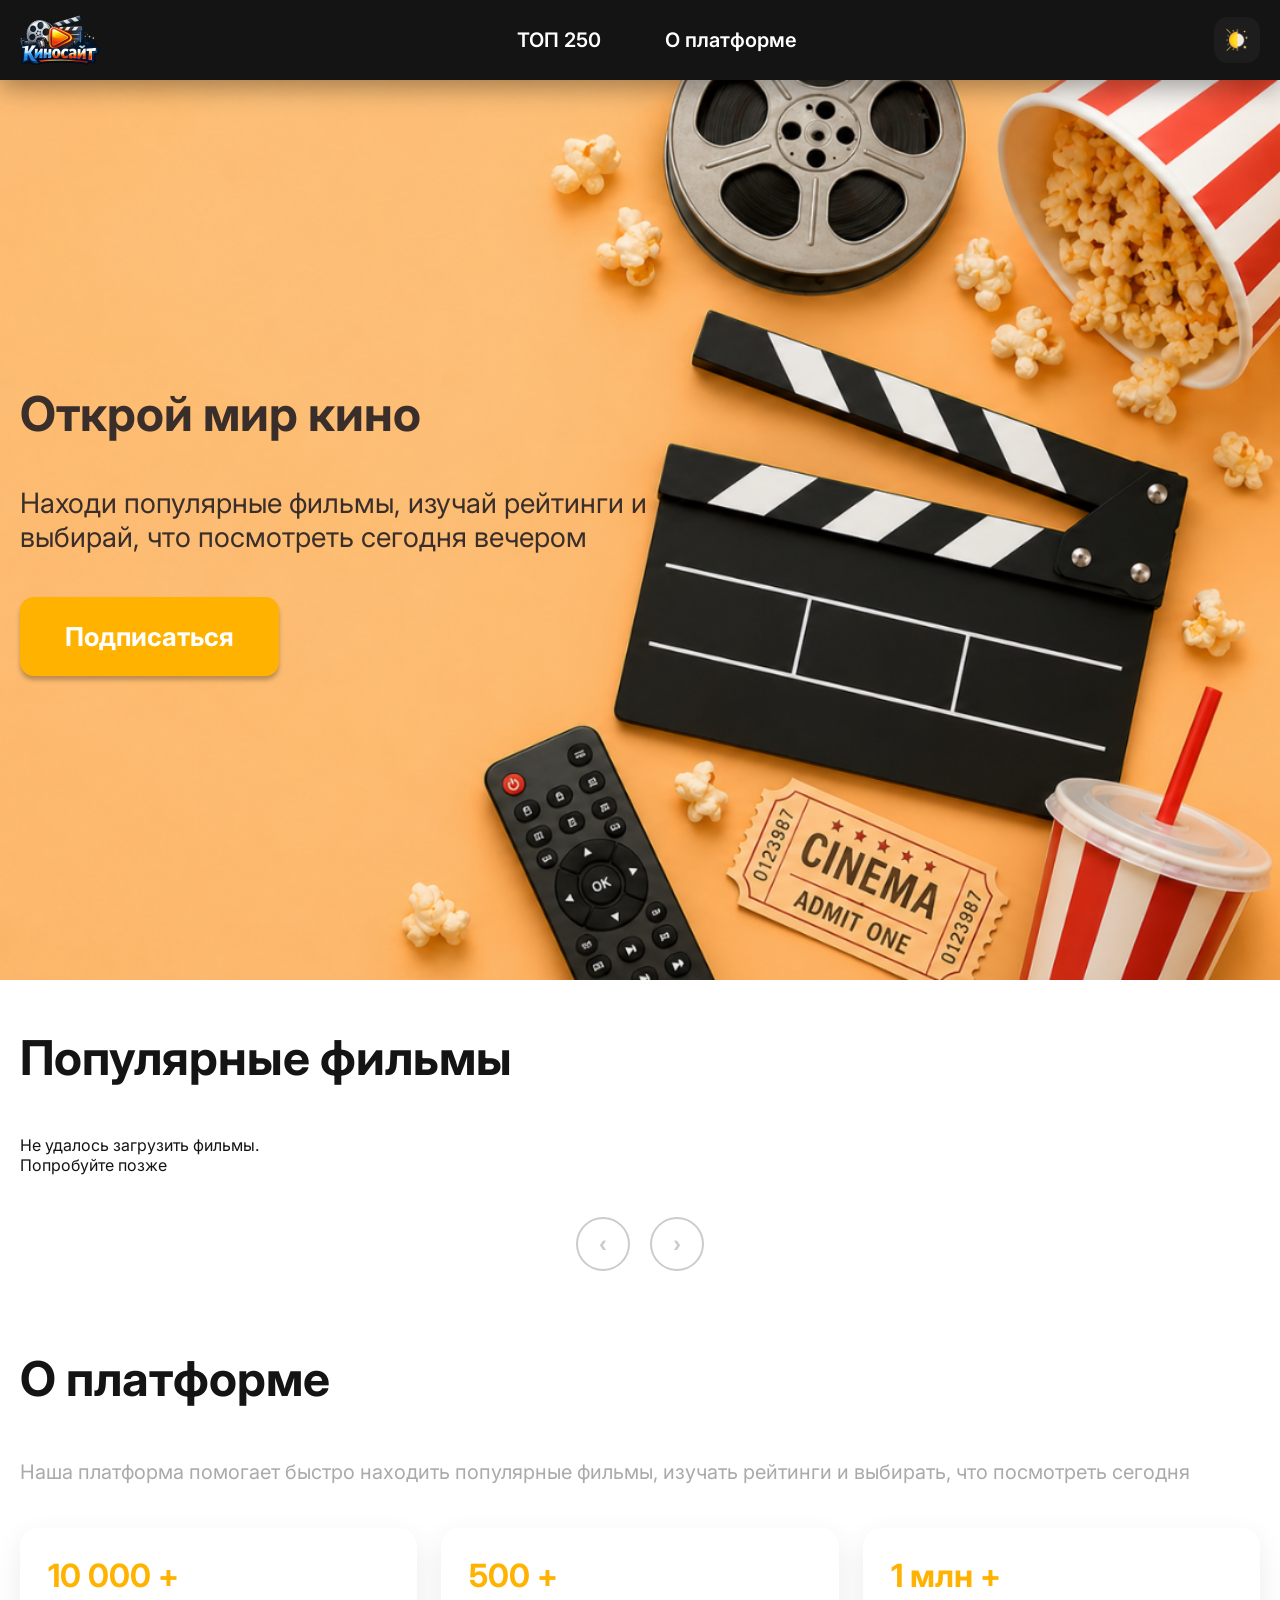
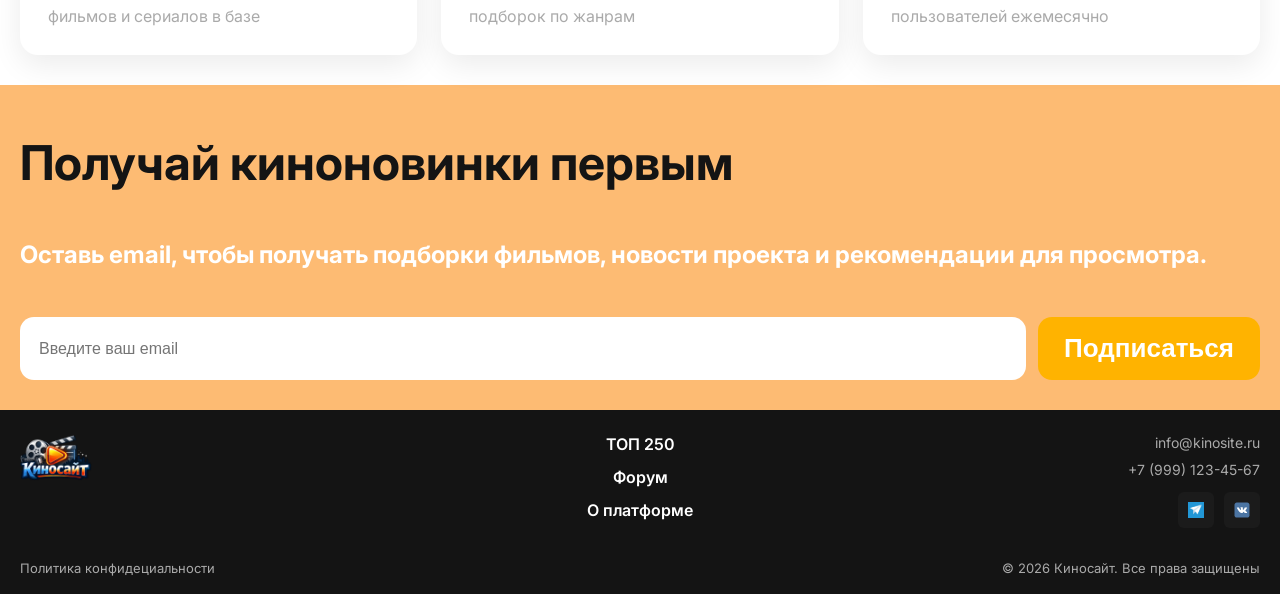
<file: index.html>
<!DOCTYPE html>
<html lang="ru">

<head>
    <meta charset="UTF-8">
    <meta name="viewport" content="width=device-width, initial-scale=1.0">
    <title>Киносайт</title>
    <meta name="description" content="Киносайт - платформа для поиска популярных фильмов, рейтингов и рекомендации для просмотра">
    <meta name="keywords" content="кино, фильмы, топ 250, рейтинги">

    <meta property="og:title" content="Киносайт - популярные фильмы и рейтинги">
    <meta property="og:description" content="Находи популярные фильмы и выбирай кино для просмотра">
    <meta property="og:image" content="https://evelinastepanova.github.io/kinosite/assets/images/og-image.png">
    <meta property="og:type" content="website">
    <meta property="og:url" content="https://evelinastepanova.github.io/kinosite/">

    <link rel="manifest" href="manifest.json">
    <meta name="theme-color" content="#FFB300">


    <link rel="stylesheet" href="css/reset.css">
    <link rel="stylesheet" href="css/fonts.css">
    <link rel="stylesheet" href="css/style.css">
    <link rel="stylesheet" href="css/theme.css">
</head>

<body>
    <!-- Шапка сайта -->
    <header class="header" itemscope itemtype="https://schema.org/WPHeader">
        <div class="container header_container">
            <a class="header_logo" href="#">
                <img src="assets/images/logo.png" alt="Логотип сайта Киносайт" itemprop="logo">
            </a>
            <nav class="header_nav" itemscope itemtype="https://schema.org/SiteNavigationElement">
                <ul class="header_menu">
                    <li class="header_item" itemprop="name">
                        <a class="header_item-link" href="top250.html" itemprop="url">ТОП 250</a>
                    </li>
                    <li class="header_item" itemprop="name">
                        <a class="header_item-link" href="#about" itemprop="url">О платформе</a>
                    </li>
                </ul>
            </nav>
            <div class="header_actions">
                <button class="header_theme" aria-label="Переключить тему" type="button">
                    <img src="assets/images/tema.png" alt="Иконка темы">
                </button>

                <button class="header_burger" type="button">
                    <span class="header_burger-line"></span>
                    <span class="header_burger-line"></span>
                    <span class="header_burger-line"></span>
                </button>
            </div>
            <!-- Мобильное меню -->
            <nav class="header_mobile-menu">
                <ul class="header_mobile-list">
                    <li><a href="top250.html">ТОП 250</a></li>
                    <li><a href="#about">О платформе</a></li>
                </ul>
            </nav>
        </div>
    </header>
    <main class="main">
        <!-- Hero-блок -->
        <section class="hero">
            <div class="container hero_container">
                <div class="hero_content">
                    <h1 class="hero_title">Открой мир кино</h1>
                    <p class="hero_subtitle">Находи популярные фильмы, изучай рейтинги и выбирай, что посмотреть сегодня вечером</p>
                    <a class="hero_cta" href="#subcribe">Подписаться</a>
                </div>
            </div>
        </section>
        <!-- Блок с фильмами -->
        <section class="movies section">
            <div class="container movies_container">
                <h2 class="title movies_title">Популярные фильмы</h2>
                <div class="movies_list">
                    <!-- С помощью JS -->
                    <article class="movie_card">
                        <img class="movie_card-poster" src="" alt="Постер фильма">
                        <div class="movie_card-content">
                            <h3 class="movie_card-title">Название фильма</h3>
                            <div class="movie_card-bottom">
                                <span class="movie_card-year">2026</span>
                                <span class="movie_card-rating">8.2</span>
                            </div>
                        </div>
                    </article>
                </div>
                <!-- Пагинация -->
                 <div class="movies_pagination">
                    <button class="movies_pagination-button movies_pagination-prev"> 
                        &#8249;
                    </button>
                    <button class="movies_pagination-button movies_pagination-next">
                        &#8250;
                    </button>
                 </div>
            </div>
        </section>
        <!-- Блок о платформе -->
        <section class="about section" id="about">
            <div class="container about_container">
                <h2 class="title about_title">О платформе</h2>
                <p class="about_description">Наша платформа помогает быстро находить популярные фильмы, изучать рейтинги и выбирать, что посмотреть сегодня</p>
                <div class="about_stats">
                    <div class="about_stat">
                        <span class="about_stat-number">10 000 +</span>
                        <span class="about_stat-text">фильмов и сериалов в базе</span>
                    </div>
                    <div class="about_stat">
                        <span class="about_stat-number">500 +</span>
                        <span class="about_stat-text">подборок по жанрам</span>
                    </div>
                    <div class="about_stat">
                        <span class="about_stat-number">1 млн +</span>
                        <span class="about_stat-text">пользователей ежемесячно</span>
                    </div>
                </div>
            </div>
        </section>
        <!-- Блок подписки -->
        <section class="subcribe section" id="subcribe">
            <div class="container subcribe_container">
                <h2 class="title subcribe_title">Получай киноновинки первым</h2>
                <p class="subcribe_description">Оставь email, чтобы получать подборки фильмов, новости проекта и рекомендации для просмотра.</p>
                <form class="subcribe_form">
                    <label class="visuall-hidden" for="email">Email</label>
                    <input id="email" class="subcribe_form-email" type="email" name="email" placeholder="Введите ваш email" aria-label="Введите ваш email" required>
                    <button class="subcribe_form-button" type="submit">Подписаться</button>
                </form>
            </div>
        </section>
    </main>
    <footer class="footer" itemscope itemtype="https://schema.org/WPFooter">
        <div class="footer_top">
            <div class="container footer_top-container">
                <div class="footer_left">
                    <a class="footer_logo" href="#">
                        <img src="assets/images/logo.png" alt="Логотип сайта Киносайт">
                    </a>
                </div>
                <div class="footer_center">
                    <nav class="footer_nav">
                        <ul class="footer_menu">
                            <li class="footer_item" itemprop="name">
                                <a class="footer_link" href="top250.html" itemprop="url">ТОП 250</a>
                            </li>
                            <li class="footer_item" itemprop="name">
                                <a class="footer_link" href="#" itemprop="url">Форум</a>
                            </li>
                            <li class="footer_item" itemprop="name">
                                <a class="footer_link" href="#about" itemprop="url">О платформе</a>
                            </li>
                        </ul>
                    </nav>
                </div>
                <div class="footer_right">
                    <a class="footer_contact" href="mailto:info@kinosite.ru">info@kinosite.ru</a>
                    <a class="footer_contact" href="tel:+79991234567">+7 (999) 123-45-67</a>
                    <div class="footer_social">
                        <a class="footer_social-link" href="#">
                            <img src="assets/icons/tg.jpg" alt="Telegram">
                        </a>
                        <a class="footer_social-link" href="#">
                            <img src="assets/icons/VK.com-logo.svg" alt="VK">
                        </a>
                    </div>
                </div>
            </div>
        </div>
        <div class="footer_bottom">
            <div class="container footer_bottom_container">
                <a class="footer_policy-link" href="#">Политика конфидециальности</a>
                <div class="footer_copy">
                    © 2026 Киносайт. Все права защищены
                </div>
            </div>
        </div>
    </footer>
    <script src="js/script.js"></script>
    <script src="js/theme.js"></script>
</body>

</html>
</file>
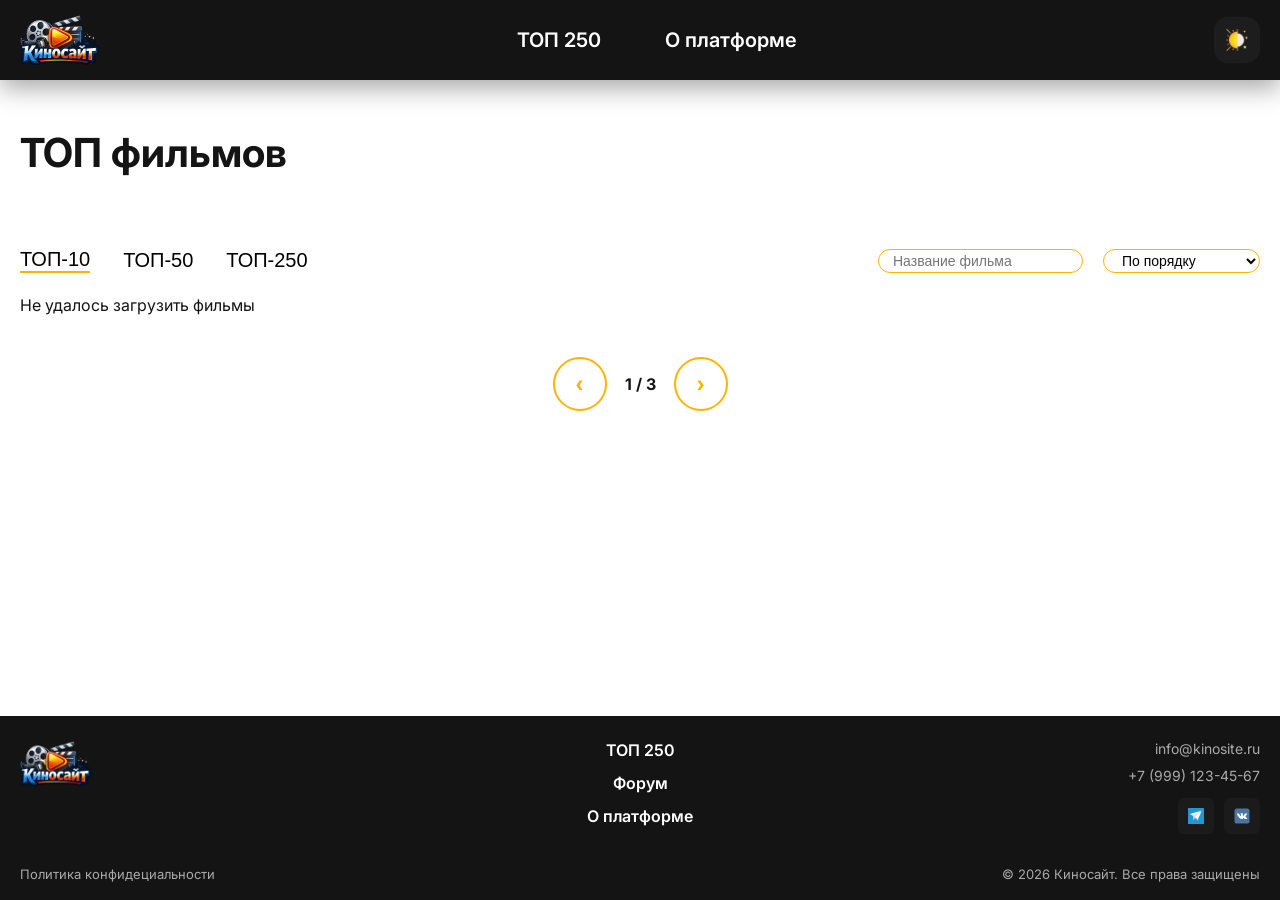
<file: top250.html>
<!DOCTYPE html>
<html lang="ru">
<head>
    <meta charset="UTF-8">
    <meta name="viewport" content="width=device-width, initial-scale=1.0">
    <title>ТОП фильмов - Киносайт</title>

    <meta name="description" content="Список лучших фильмов из ТОП с рейтингами и постерами">
    <meta name="keywords" content="кино, лучшие фильмы, топ 250, рейтинги, Кинопоиск">

    <meta property="og:title" content="ТОП-250 фильмов - Киносайт">
    <meta property="og:description" content="Изучи лучшие фильмы из ТОП-250">

    <meta property="og:image" content="https://evelinastepanova.github.io/kinosite/assets/images/og-image.png">
    <meta property="og:type" content="website">
    <meta property="og:url" content="https://evelinastepanova.github.io/kinosite/top250.html">

    <link rel="manifest" href="manifest.json">
    <meta name="theme-color" content="#FFB300">

    <link rel="stylesheet" href="css/reset.css">
    <link rel="stylesheet" href="css/fonts.css">
    <link rel="stylesheet" href="css/style.css">
    <link rel="stylesheet" href="css/theme.css">
    <!-- стили для страницы топ 250 -->
     <link rel="stylesheet" href="css/top250.css">
</head>
<body>
    <header class="header" itemscope itemtype="https://schema.org/WPHeader">
        <div class="container header_container">
            <a class="header_logo" href="index.html">
                <img src="assets/images/logo.png" alt="Логотип сайта Киносайт" itemprop="logo">
            </a>
            <nav class="header_nav" itemscope itemtype="https://schema.org/SiteNavigationElement">
                <ul class="header_menu">
                    <li class="header_item" itemprop="name">
                        <a class="header_item-link" href="top250.html" itemprop="url">ТОП 250</a>
                    </li>
                    <li class="header_item" itemprop="name">
                        <a class="header_item-link" href="index.html#about" itemprop="url">О платформе</a>
                    </li>
                </ul>
            </nav>
            <div class="header_actions">
                <button class="header_theme" aria-label="Переключить тему" type="button">
                    <img src="assets/images/tema.png" alt="Иконка темы">
                </button>

                <button class="header_burger" type="button">
                    <span class="header_burger-line"></span>
                    <span class="header_burger-line"></span>
                    <span class="header_burger-line"></span>
                </button>
            </div>
            <!-- Мобильное меню -->
            <nav class="header_mobile-menu">
                <ul class="header_mobile-list">
                    <li><a href="top250.html">ТОП 250</a></li>
                    <li><a href="index.html#about">О платформе</a></li>
                </ul>
            </nav>
        </div>
    </header>
    <main class="main">
        <section class="top250 section">
            <div class="container">
                <h1 class="top250_title title">ТОП фильмов</h1>
                <div class="top250_controls">
                    <div class="top250_tabs">
                        <button class="top250_tab active" type="button" data-limit="10">ТОП-10</button>
                        <button class="top250_tab" type="button" data-limit="50">ТОП-50</button>
                        <button class="top250_tab" type="button" data-limit="250">ТОП-250</button>
                    </div>
                    <div class="top250_filters">
                        <input class="top250_search" type="text" placeholder="Название фильма">
                        <select class="top250_sort">
                            <option value="default">По порядку</option>
                            <option value="year-new">Сначала новые</option>
                            <option value="year-old">Сначала старые</option>
                        </select>
                    </div>
                </div>
                <div class="top250_list">
                    <!-- Из JS -->
                     <!-- Пример карточки -->
                      <article class="top250_card">
                        <div class="top250_card-number">1</div>
                        <img class="top250_card-poster" src="" alt="Постер фильма">
                        <div class="top250_card-content">
                            <h2 class="top250_card-title">Интерстеллар</h2>
                            <p class="top250_card-genre">Драма</p>
                            <p class="top250_card-duration">129 мин</p>
                        </div>
                        <div class="top250_card-rating">8.7</div>
                      </article>
                </div>
                <div class="movies_pagination top250_pagination">
                    <button class="movies_pagination-button top250_pagination-prev"> 
                        &#8249;
                    </button>
                    <span class="top250_page">1 / 3</span>
                    <button class="movies_pagination-button top250_pagination-next">
                        &#8250;
                    </button>
                 </div>
            </div>
        </section>
    </main>
     <footer class="footer" itemscope itemtype="https://schema.org/WPFooter">
        <div class="footer_top">
            <div class="container footer_top-container">
                <div class="footer_left">
                    <a class="footer_logo" href="#">
                        <img src="assets/images/logo.png" alt="Логотип сайта Киносайт">
                    </a>
                </div>
                <div class="footer_center">
                    <nav class="footer_nav">
                        <ul class="footer_menu">
                            <li class="footer_item" itemprop="name">
                                <a class="footer_link" href="top250.html" itemprop="url">ТОП 250</a>
                            </li>
                            <li class="footer_item" itemprop="name">
                                <a class="footer_link" href="#" itemprop="url">Форум</a>
                            </li>
                            <li class="footer_item" itemprop="name">
                                <a class="footer_link" href="index.html#about" itemprop="url">О платформе</a>
                            </li>
                        </ul>
                    </nav>
                </div>
                <div class="footer_right">
                    <a class="footer_contact" href="mailto:info@kinosite.ru">info@kinosite.ru</a>
                    <a class="footer_contact" href="tel:+79991234567">+7 (999) 123-45-67</a>
                    <div class="footer_social">
                        <a class="footer_social-link" href="#">
                            <img src="assets/icons/tg.jpg" alt="Telegram">
                        </a>
                        <a class="footer_social-link" href="#">
                            <img src="assets/icons/VK.com-logo.svg" alt="VK">
                        </a>
                    </div>
                </div>
            </div>
        </div>
        <div class="footer_bottom">
            <div class="container footer_bottom_container">
                <a class="footer_policy-link" href="#">Политика конфидециальности</a>
                <div class="footer_copy">
                    © 2026 Киносайт. Все права защищены
                </div>
            </div>
        </div>
    </footer>
    <script src="js/script.js"></script>
    <script src="js/theme.js"></script>
    <script src="js/top250.js"></script>
</body>
</html>
</file>
<file: css/fonts.css>
@font-face {
    font-family: "Inter";
    src: url("../assets/fonts/Inter-VariableFont_opsz\,wght.ttf");
}
</file>
<file: css/style.css>
:root{
    /* цвет шапки и футера */
    --color-dark: #141414;
    /* цвет фона */
    --color-light: #fff;
    /* фон для hero-блока */
    --color-hero-bg: #FDBB73;

    /* акцент */
    --color-accent: #FFB300;
    /* не активная кнопка */
    --color-disabled: #ccc;

    /* белый текст */
    --color-text-light: #fff;
    /* приглущенный цвет */
    --color-text-muted: #aaa;
    /* черный текст */
    --color-text: #141414;
    --color-header-text: #fff;
    /* цвет текста в hero */
    --color-hero-text: #3A2E2A;

    /* тень для шапки */
    --shadow-header: 0 8px 24px rgba(0,0,0, 0.35);
    /* тень для выпадающего меню */
    --shadow-dropdown: 0 10px 30px rgba(0,0,0, 0.5);
    /* тень для кнопки в hero */
    --shadow-hero-button: 0 4px 4px rgba(0, 0 , 0, 0.25);
    /* тень для карточки */
    --shadow-card: 0 10px 30px rgba(0,0,0, 0.08);
    /* тень карточки при наведении */
    --shadow-card-hover: 0 14px 36px rgba(0,0,0, 0.14);

}
html,
body{
    height: 100%;
}

body{
    font-family: "Inter", Arial, sans-serif;
    background: var(--color-light);
    color: var(--color-text);
    display: flex;
    flex-direction: column;
    min-height: 100vh;
}
.container{
    width: 100%;
    max-width: 1440px;
    margin: 0 auto;
    padding: 0 20px;
}

/* header */
.header{
    position: sticky;
    top: 0;
    z-index: 1000;
    background: var(--color-dark);
    box-shadow: var(--shadow-header);
}
.header_container{
    min-height: 80px;
    padding-top: 14px;
    padding-bottom: 14px;
    display: flex;
    align-items: center;
    justify-content: space-between;
    gap: 24px;
    position: relative;
}
.header_logo{
    display: inline-flex;
    align-items: center;
    flex-shrink: 0;
    transition: transoform 0.3s ease;
}
.header_logo:hover{
    transform: scale(1.03);
}
.header_logo img{
    width: 80px;
    height: auto;
    object-fit: contain;
}
.header_nav{
    flex-grow: 1;
    display: flex;
    justify-content: center;
}
.header_menu{
    display: flex;
    align-items: center;
    gap: 28px;
}
.header_item-link{
    color: var(--color-header-text);
    display: inline-flex;
    align-items: center;
    justify-content: center;
    padding: 12px 18px;
    font-size: 20px;
    font-weight: 600;
    transition: color 0.3s ease, transform 0.3s ease;
}
.header_item-link:hover{
    color: var(--color-accent);
    transform: translateY(-2px);
}
.header_actions{
    display: flex;
    align-items: center;
    gap: 12px;
    flex-shrink: 0;
}
.header_theme,
.header_burger{
    width: 46px;
    height: 46px;
    border: 1px solid transparent;
    border-radius: 14px;
    background: rgba(255, 255, 255, 0.04);
    display: inline-flex;
    align-items: center;
    justify-content: center;
    cursor: pointer;
    transition: border-color 0.3s ease, transform 0.3s ease;
}
.header_theme:hover,
.header_burger:hover{
    border-color: rgba(255, 179, 0, 0.4);
    transform: translateY(-2px);
}
.header_theme img{
    width: 22px;
    height: 22px;
    object-fit: contain;
}
.header_burger{
    display: none;
    flex-direction: column;
    gap: 4px;
}
.header_burger-line{
    width: 20px;
    height: 2px;
    background: var(--color-accent);
    display: block;
}
.header_mobile-menu{
    position: absolute;
    top: 100%;
    right: 20px;
    min-height: 200px;
    padding: 16px;
    border-radius: 12px;
    background: var(--color-dark);
    box-shadow: var(--shadow-dropdown);
    opacity: 0;
    pointer-events: none;
    transform: translateY(-10px);
    transition:  0.3s ease;
}
.header_mobile-menu.active{
    opacity: 1;
    pointer-events: auto;
    transform: translateY(0);
}
.header_mobile-list{
    display: flex;
    flex-direction: column;
    gap: 14px;
}
.header_mobile-list a{
    color: var(--color-header-text);
    font-size: 16px;
    font-weight: 600;
    transition: 0.3s ease;
}
.header_mobile-list a:hover{
    color: var(--color-accent);
}

/* Основная часть */
.main{
    flex: 1;
    background: var(--color-light);
    color: var(--color-dark);
}
/* Hero-блок */
.hero{
    background: url("../assets/images/hero.png");
    background-position: right center;
    background-size: cover;
    background-repeat: no-repeat;
    background-color: var(--color-hero-bg);
    min-height: 100vh;
    display: flex;
    align-items: center;
}
.hero_container{
    display: flex;
    align-items: center;
}
.hero_content{
    max-width: 693px;
    display: flex;
    flex-direction: column;
    gap: 43px;
}
.hero_title{
    font-size: 48px;
    font-weight: 700;
    color: var(--color-hero-text);
}
.hero_subtitle{
    font-size: 28px;
    line-height: 34px;
    color: var(--color-hero-text);
}
.hero_cta{
    align-self: flex-start;
    display: inline-flex;
    align-items: center;
    justify-content: center;
    padding: 24px 45px;
    border-radius: 14px;
    background-color: var(--color-accent);
    color: var(--color-text-light);
    font-size: 26px;
    font-weight: 700;
    box-shadow: var(--shadow-hero-button);
    transition: all 0.3s ease;
}
.hero_cta:hover{
    transform: translateY(-2px);
    opacity: 0.9;
}

.section{
    padding-top: 48px;
    padding-bottom: 30px;
}
.title{
    font-size: 48px;
    padding-bottom: 48px;
    font-weight: 700;
    color: var(--color-text);
}
/* Movies */
.movies_list{
    display: grid;
    grid-template-columns: repeat(4, 1fr);
    gap: 28px;
}
.movie_card{
    display: flex;
    flex-direction: column;
    background: var(--color-light);
    border-radius: 18px;
    overflow: hidden;
    box-shadow: var(--shadow-card);
    transition: transform 0.3s ease, box-shadow 0.3s ease;
}
.movie_card:hover{
    transform: translateY(-6px);
    box-shadow: var(--shadow-card-hover);
}
.movie_card-poster{
    width: 100%;
    height: 360px;
    object-fit: cover;
}
.movie_card-content{
    display: flex;
    flex-direction: column;
    flex: 1;
    gap: 12px;
    padding: 18px;
}
.movie_card-title{
    min-height: 48px;
    font-size: 20px;
    font-weight: 700;
}
.movie_card-bottom{
    display: flex;
    justify-content: space-between;
    align-items: center;
    margin-top: auto;
}
.movie_card-year{
    font-size: 16px;
    color: var(--color-text-muted);
}
.movie_card-rating{
    font-weight: 700;
    padding: 6px 10px;
    background: var(--color-accent);
    color: var(--color-text);
    border-radius: 10px;
}
/* стили для кнопки подробнее */
.movie_card-button{
    display: inline-block;
    text-align: center;
    margin-top: 16px;
    padding: 10px 16px;
    border-radius: 12px;
    background: transparent;
    border: 2px solid var(--color-accent);
    color: var(--color-accent);
    font-size: 15px;
    font-weight: 600;
    transition: all 0.3s ease;
}
.movie_card-button:hover{
    background: var(--color-accent);
    color: var(--color-text);
}
.movies_pagination{
    display: flex;
    justify-content: center;
    gap: 20px;
    margin-top: 42px;
}
.movies_pagination-button {
    width: 54px;
    height: 54px;
    border: 2px solid var(--color-accent);
    border-radius: 50%;
    background: transparent;
    color: var(--color-accent);
    display: flex;
    align-items: center;
    justify-content: center;
    font-size: 24px;
    font-weight: 700;
    cursor: pointer;
    transition: all 0.3s ease;
}
.movies_pagination-button:hover{
    background: var(--color-accent);
    color: var(--color-text);
    transform: translateY(-2px);
}
.movies_pagination-button:disabled{
    color: var(--color-disabled);
    border-color: var(--color-disabled);
    cursor: not-allowed;
    transform: none;
}
/* Блок о платформе */
.about{
    background: var(--color-light);
}
.about_description{
    /* max-width: 700px; */
    margin-bottom: 40px;
    font-size: 20px;
    line-height: 1.6;
    color: var(--color-text-muted);
}
.about_stats{
    display: grid;
    grid-template-columns: repeat(3, 1fr);
    gap: 24px;
}
.about_stat{
    padding: 28px;
    border-radius: 18px;
    background: var(--color-light);
    box-shadow: var(--shadow-card);
    display: flex;
    flex-direction: column;
    gap: 10px;
    transition: transform 0.3s ease, box-shadow 0.3s ease;
}
.about_stat:hover{
    transform: translateY(-4px);
    box-shadow: var(--shadow-card-hover);
}
.about_stat-number{
    font-size: 32px;
    font-weight: 700;
    color: var(--color-accent);
}
.about_stat-text{
    font-size: 16px;
    color: var(--color-text-muted);
    line-height: 1.4;
}

/* Блок подписки subcribe */
.subcribe {
    background: var(--color-hero-bg);
}
.subcribe_container{
    display: flex;
    flex-direction: column;
}
.subcribe_description{
    margin-bottom: 48px;
    font-size: 24px;
    font-weight: 700;
    color: var(--color-text-light);
}
.subcribe_form{
    width: 100%;
    display: flex;
    gap: 12px;
}
.subcribe_form-email{
    flex: 1;
    padding: 16px 18px;
    border: 1px solid transparent;
    border-radius: 14px;
    background: var(--color-text-light);
    color: var(--color-text);
    font-size: 16px;
    outline: none;
    transition: border-color 0.3s ease;
}
.subcribe_form-email:focus{
    border-color: var(--color-accent);
}
.subcribe_form-button{
    padding: 16px 26px;
    border: none;
    border-radius: 14px;
    background: var(--color-accent);
    color: var(--color-text-light);
    font-size: 26px;
    font-weight: 700;
    cursor: pointer;
    transition: all 0.3 ease;
}
.subcribe_form-button:hover{
    transform: translateY(-2px);
    opacity: 0.9;
}
.visuall-hidden{
    position: absolute;
    width: 1px;
    height: 1px;
    margin: -1px;
    padding: 0;
    overflow: hidden;
    clip: rect(0 0 0 0);
    white-space: nowrap;
    border: 0;
}

/* Footer */
.footer{
    background: var(--color-dark);
    color: var(--color-text-light);
    padding-top: 24px;
}
.footer_top{
    padding-bottom: 18px;
}
.footer_top-container{
    display: grid;
    grid-template-columns: 1fr auto 1fr;
    align-items: start;
    gap: 40px;
}
.footer_left{
    display: flex;
    align-items: flex-start;
}
.footer_logo{
    display: inline-flex;
    align-items: center;
}
.footer_logo img{
    width: 72px;
    height: auto;
}
.footer_center{
    display: flex;
    justify-content: center;
}
.footer_menu{
    display: flex;
    flex-direction: column;
    align-items: center;
    gap: 13px;
}
.footer_link{
    font-size: 16px;
    font-weight: 600;
    color: var(--color-header-text);
    transition: color 0.3s ease;
}
.footer_link:hover{
    color: var(--color-accent);
}
.footer_right{
    display: flex;
    flex-direction: column;
    align-items: flex-end;
    gap: 10px;
}
.footer_contact{
    color: var(--color-text-muted);
    font-size: 14px;
    transition: color 0.3s ease;
}
.footer_contact:hover{
    color: var(--color-accent);
}
.footer_social{
    display: flex;
    gap: 10px;
    margin-top: 4px;
}
.footer_social-link{
    width: 36px;
    height: 36px;
    border: 1px solid transparent;
    border-radius: 6px;
    background: #1b1b1b;
    display: flex;
    align-items: center;
    justify-content: center;
    transition: border-color 0.3s ease, transform 0.3s ease;
}
.footer_social-link:hover{
    border-color: rgba(255, 179, 0, 0.4);
    transform: translateY(-2px);
}
.footer_social-link img{
    width: 16px;
    height: 16px;
    object-fit: contain;
}
.footer_bottom{
    padding: 14px 0 18px;
}
.footer_bottom_container{
    display: flex;
    justify-content: space-between;
    align-items: center;
    gap: 20px;
}
.footer_policy-link,
.footer_copy{
    color: var(--color-text-muted);
    font-size: 13px;
}
.footer_policy-link{
    transition: color 0.3s ease;
}
.footer_policy-link:hover{
    color: var(--color-accent);
}
.footer_copy{
    text-align: right;
}

/* Адаптив */
/* ширина 992px и меньше */
@media (max-width: 992px){
    .header_logo img{
        width: 70px;
    }
    .header_menu{
        gap: 10px;
    }
    .header_item-link{
        padding: 10px 14px;
        font-size: 15px;
    }
    .hero{
        min-height: 700px;
        background-position: center right;
    }
    .hero_content{
        max-width: 560px;
        gap: 30px;
    }
    .title{
        font-size: 40px;
        padding-bottom: 36px;
    }
    .movies_list{
        grid-template-columns: repeat(2, 1fr);
    }
    .about_stats{
        grid-template-columns: 1fr;
    }
    .subcribe_form-button{
        font-size: 20px;
    }
}

/* 768px и меньше */
@media (max-width: 768px){
    .header_container{
        min-height: 72px;
    }
    .header_nav{
        display: none;
    }
    .header_burger{
        display: inline-flex;
    }
    .header_logo img{
        width: 64px;
    }
    .hero{
        min-height: 620px;
        background-position: center;
    }
    .hero_content{
        max-width: 500px;
    }
    .hero_title{
        font-size: 38px;
    }
    .hero_subtitle{
        font-size: 22px;
    }
    .hero_cta{
        padding: 18px 34px;
        font-size: 22px;
    }
    .section{
        padding-top: 40px;
        padding-bottom: 28px;
    }
    .title{
        font-size: 34px;
        padding-bottom: 30px;
        text-align: center;
    }
    .movies_list{
        gap: 20px;
    }
    .movie_card-poster{
        height: 300px;
    }
    .about_description,
    .subcribe_description{
        font-size: 18px;
        text-align: center;
    }
    .subcribe_form{
        flex-direction: column;
    }
    .subcribe_form-button{
        width: 100%;
    }
    .footer_top-container{
        grid-template-columns: 1fr;
        justify-content: center;
        align-items: center;
        text-align: center;
        gap: 24px;
    }
    .footer_left,
    .footer_center,
    .footer_right{
        justify-content: center;
        align-items: center;
    }
    .footer_bottom_container{
        flex-direction: column;
    }
    .footer_copy{
        text-align: center;
    }
}

/* 480px и меньше */
@media (max-width: 480px){
    .header_container{
        min-height: 70px;
        padding-bottom: 10px;
        padding-top: 10px;
        gap: 12px;
    }
    .header_logo img{
        width: 56px;
    }
    .header_theme,
    .header_burger{
        width: 40px;
        height: 40px;
        border-radius: 12px;
    }
    .movies_list{
        grid-template-columns: 1fr;
    }
}
</file>
<file: css/theme.css>
body.dark-theme{
    --color-dark: #fff;
    --color-light: #141414;
    --color-text: #fff;
     --color-header-text: #141414;
}
</file>
<file: css/top250.css>
.top250{
    color: var(--color-text);
}
.top250_title{
    font-size: 40px;
    margin-bottom: 23px;
}
.top250_controls{
    display: flex;
    justify-content: space-between;
    align-items: center;
    gap: 24px;
    margin-bottom: 22px;
}
.top250_tabs{
    display: flex;
    gap: 33px;
}
.top250_tab{
    border: none;
    background: transparent;
    font-size: 20px;
    cursor: pointer;
    transition: color 0.3s ease;
}
.top250_tab:hover{
    color: var(--color-accent);
}
.top250_tab.active{
    text-decoration: none;
    border-bottom: 2px solid var(--color-accent);
}
.top250_filters{
    display: flex;
    gap: 20px;
}
.top250_search,
.top250_sort{
    height: 24px;
    padding: 0 14px;
    border: 1px solid var(--color-accent);
    background: var(--color-light);
    outline: none;
    font-size: 14px;
    border-radius: 18px;
}
.top250_list{
    display: flex;
    flex-direction: column;
    gap: 20px;
}
.top250_card{
    display: grid;
    grid-template-columns: 60px 110px 1fr 70px;
    align-items: center;
    gap: 28px;
    border-radius: 18px;
    padding: 24px 30px;
    min-height: 203px;
    box-shadow: var(--shadow-card);
    transition: transform 0.3s ease, box-shadow 0.3s ease;
}
.top250_card:hover{
    transform: translateY(-2px);
    box-shadow: var(--shadow-card-hover);
}
.top250_card-number{
    font-size: 50px;
    font-weight: 700;
}
.top250_card-winner .top250_card-number{
    color: transparent;
    -webkit-text-stroke: 1.5px var(--color-accent);
    font-size: 100px;
}
.top250_card-poster{
    width: 120px;
    height: 160px;
    border-radius: 18px;
    object-fit: cover;
    background: gray;
}
.top250_card-content{
    display: flex;
    flex-direction: column;
    gap: 11px;
}
.top250_card-title{
    font-size: 28px;
}
.top250_card-genre,
.top250_card-duration{
    font-size: 20px;
}
.top250_card-rating{
    justify-self: end;

    padding: 6px 12px;
    border-radius: 12px;
    background: var(--color-accent);
    font-size: 30px;
    font-weight: 700;

    
}
.top250_pagination{
    display: flex;
    justify-content: center;
    align-items: center;
    gap: 18px;
}
.top250_pagination.hidden{
    display: none;
}
.top250_page{
    font-weight: 700;
}


/* Адаптив */
@media (max-width: 992px){
    .top250_controls{
        flex-direction: column;
        align-items: flex-start;
    }
    .top250_filters{
        width: 100%;
    }
    .top250_search{
        flex: 1;
    }
    .top250_card{
        grid-template-columns: 50px 100px 1fr 80px;
        gap: 20px;
        padding: 22px;
    }
    .top250_card-title{
        font-size: 24px;
    }
    .top250_card-winner .top250_card-number{
        font-size: 76px;
    }
    .top250_card-rating{
        font-size: 24px;
    }
}
@media (max-width: 768px){
    .top250_tabs{
        flex-wrap: wrap;
        gap: 18px;
    }
    .top250_filters{
        flex-direction: column;
    }
    .top250_search, 
    .top250_sort{
        height: 36px;
        width: 100%;
    }
    .top250_card{
        grid-template-columns: 60px 90px 1fr;
        gap: 14px;
        padding: 18px;
        min-height: auto;
    }
    .top250_card-number{
        font-size: 30px;
    }
    .top250_card-winner .top250_card-number{
        font-size: 60px;
    }
    .top250_card-poster{
        width: 90px;
        height: 125px;
    }
    .top250_card-title{
        font-size: 18px;
    }
    .top250_card-genre,
    .top250_card-duration{
        font-size: 14px;
    }
    .top250_card-rating{
        grid-column: 3;
        justify-self: start;
        font-size: 20px;
    }
}
@media (max-width: 480px){
    .top250_card{
        grid-template-columns: 1fr;
        justify-content: center;
    }
    .top250_card-rating{
        grid-template-columns: auto;
        justify-self: center;
    }
    .top250_card-poster{
        width: 150px;
        height: 230px;
    }
    .top250_card-number{
        font-size: 36px;
    }
    .top250_tab{
        font-size: 18px;
    }
}
</file>
